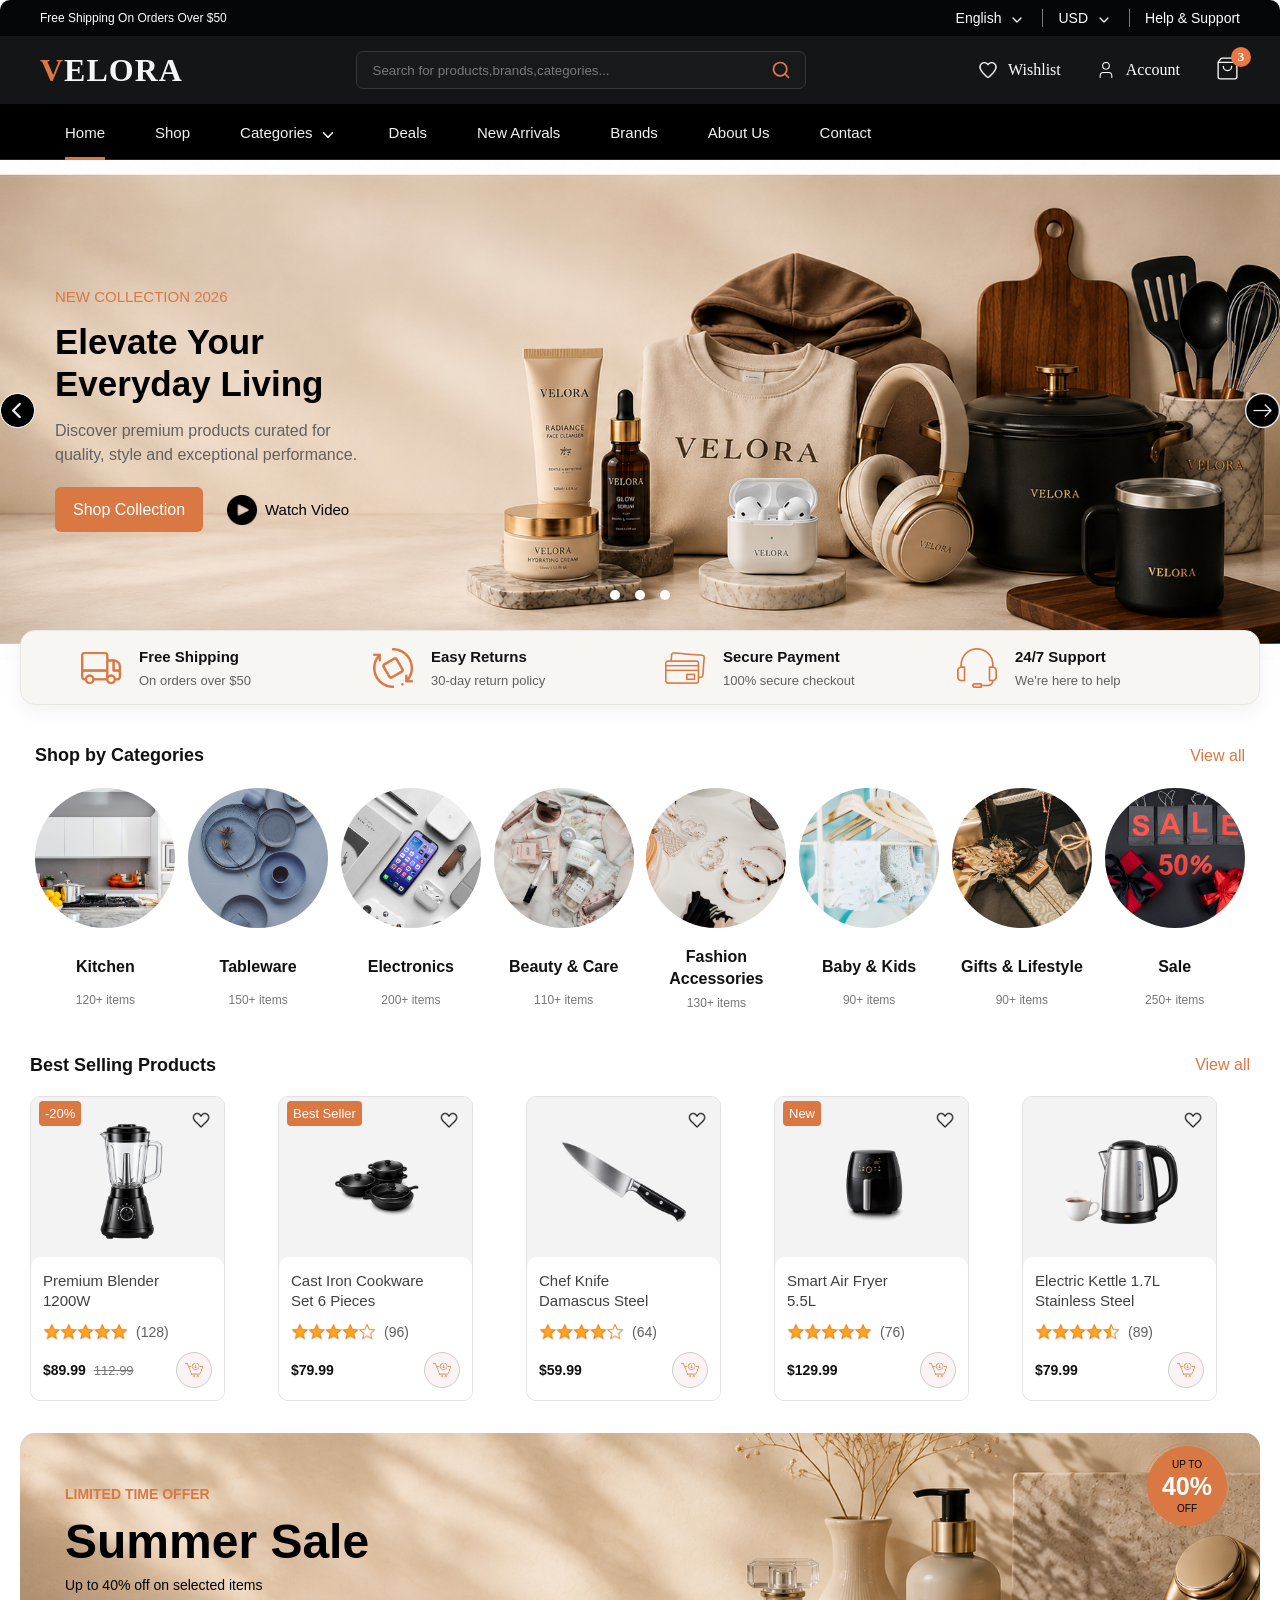
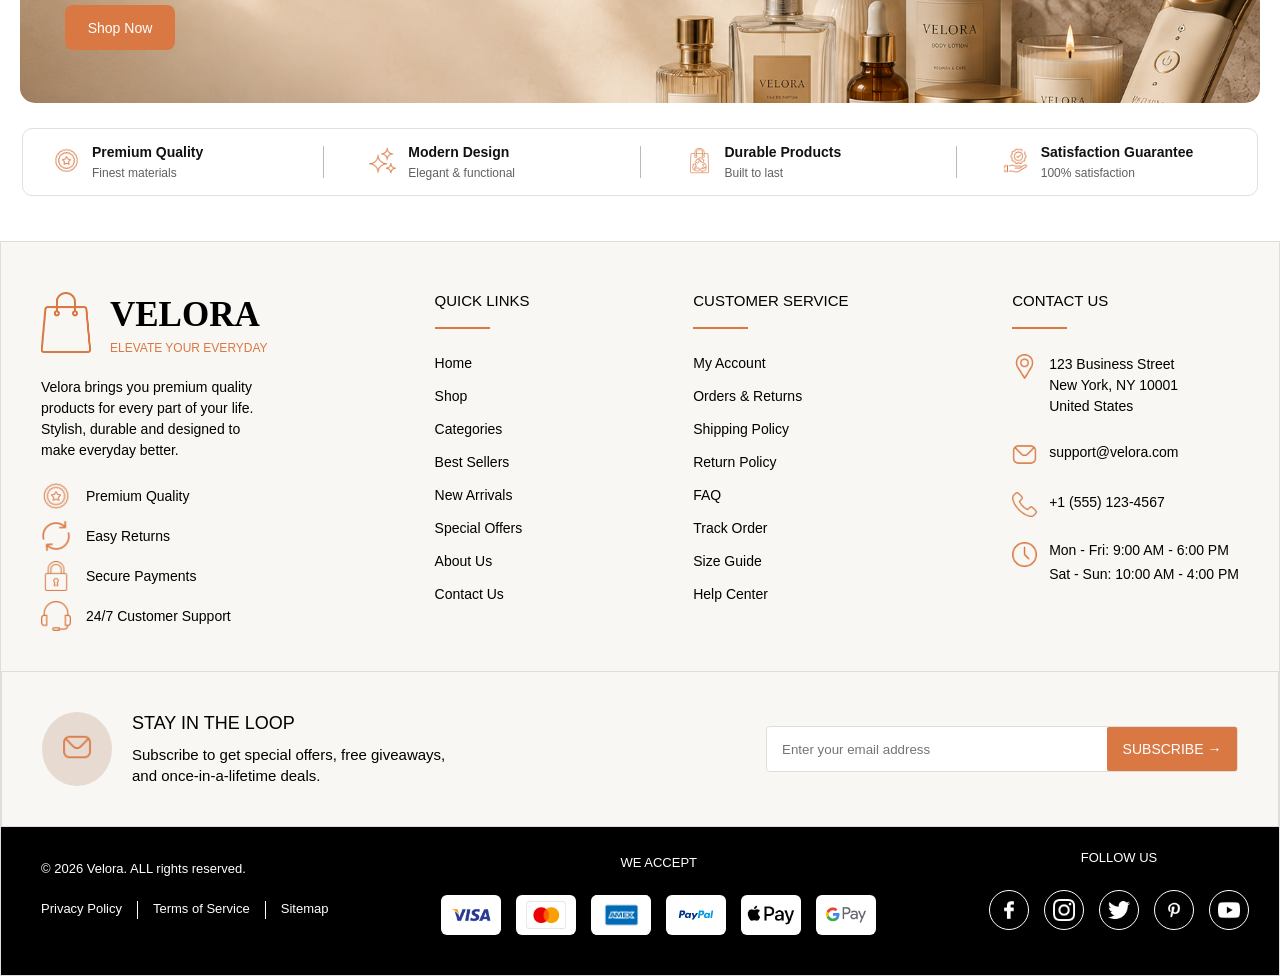
<file: index.html>
<!DOCTYPE html>
<html lang="en">

<head>
  <meta charset="UTF-8">
  <meta name="viewport" content="width=device-width, initial-scale=1.0">
  <meta name="description"
    content="A modern, full-stack e-commerce platform with product discovery, authentication, persistent cart, advanced search and filtering, secure checkout, responsive UI, testing, and cloud deployment.">

  <title>Velora — Full-Stack E-Commerce Platform</title>
  <link rel="stylesheet" href="styles/main.css">
  <link rel="stylesheet" href="styles/components/header.css">
  <link rel="stylesheet" href="styles/components/hero.css">
  <link rel="stylesheet" href="styles/components/benefits.css">
  <link rel="stylesheet" href="styles/components/categories.css">
  <link rel="stylesheet" href="styles/components/best-sellers.css">
  <link rel="stylesheet" href="styles/components/sale.css">
  <link rel="stylesheet" href="styles/components/features-quality.css">

  <link rel="stylesheet" href="styles/components/footer.css">

</head>

<body>

  <!-- =========================================
  ANNOUNCEMENT BAR
========================================== -->
  <div class="announcement-bar">
    <div class="bar-left">
      <p class="shipping-message">
        Free Shipping On Orders Over $50
      </p>
    </div>
    <div class="bar-right">
      <div class="bar-item language-selector">
        <span class="bar-label">
          English
        </span>
        <img src="assets/icons/chevron-down.svg" alt="" class="bar-arrow">
      </div>

      <span class="bar-separator"></span>

      <div class="bar-item currency-selector">
        <span class="bar-label">USD</span>
        <img src="assets/icons/chevron-down.svg" alt="" class="bar-arrow">
      </div>

      <span class="bar-separator"></span>

      <a href="#" class="bar-link">
        Help &amp; Support
      </a>
    </div>
  </div>

  <!-- =========================================
    HEADER
  ========================================== -->

  <header class="site-header">
    <!-- Logo -->
    <div class="header-left">
      <a href="index.html" class="site-logo">
        <span class="logo-accent">V</span>ELORA</a>
    </div>

    <!-- Search -->
    <div class="header-center">
      <form class="search-bar">
        <input type="search" class="search-input" placeholder="Search for products,brands,categories..."
          aria-label="Search products">

        <button type="submit" class="search-button" aria-label="Search">
          <img src="assets/icons/search.svg" alt="" class="search-icon">
        </button>
      </form>
    </div>

    <!-- Actions -->
    <div class="header-right">

      <!-- Wishlist -->
      <a href="#" class="header-action wishlist-action">
        <img src="assets/icons/favorite.png" alt="" class="header-action-icon">
        <span class="header-action-label">
          Wishlist
        </span>
      </a>

      <!-- Account -->
      <a href="login.html" class="header-action account-action">

        <img src="assets/icons/user.svg" alt="" class="header-action-icon">

        <span class="header-action-label">
          Account
        </span>

      </a>

      <!-- Cart -->
      <a href="cart.html" class="header-action cart-action">

        <div class="cart-icon-wrapper">

          <img src="assets/icons/shopping-bag.svg" alt="" class="header-cart-icon">

          <div class="cart-badge">
            <span class="cart-quantity">3</span>
          </div>

        </div>
        <!--
          <span class="header-action-label">
            Cart
          </span>
          -->

      </a>

    </div>

  </header>
  <!-- =========================================
    NAVIGATION
    ========================================== -->
  <nav class="main-navigation" aria-label="Main navigation">
    <ul class="navigation-list">
      <li class="navigation-item">
        <a href="index.html" class="navigation-link active">Home</a>
      </li>
      <li class="navigation-item">
        <a href="shop.html" class="navigation-link">Shop</a>
      </li>
      <li class="navigation-item">
        <a href="categories.html" class="navigation-link navigation-link-dropdown">
          Categories
          <img src="assets/icons/chevron-down.svg" alt="" class="navigation-arrow">
        </a>
      </li>
      <li class="navigation-item">
        <a href="deals.html" class="navigation-link">Deals</a>
      </li>
      <li class="navigation-item">
        <a href="new-arrivals.html" class="navigation-link">New Arrivals</a>
      </li>
      <li class="navigation-item">
        <a href="brands.html" class="navigation-link">Brands</a>
      </li>
      <li class="navigation-item">
        <a href="about.html" class="navigation-link">About Us</a>
      </li>
      <li class="navigation-item">
        <a href="contact.html" class="navigation-link">Contact
        </a>
      </li>
    </ul>
  </nav>

  <main>
    <section id="hero">
      <div class="hero-container">
        <div class="hero-left">
          <button class="hero-arrow hero-arrow-left" aria-label="Previous slide">
            <img src="assets/icons/back.png" alt="" class="hero-arrow-icon">
          </button>

          <div class="hero-content">
            <h2 class="hero-eyebrow">
              NEW COLLECTION 2026
            </h2>
            <h1 class="hero-title">
              Elevate Your Everyday Living
            </h1>
            <p class="hero-description">
              Discover premium products curated for quality,
              style and exceptional performance.
            </p>
            <div class="hero-actions">
              <a href="shop.html" class="hero-primary-button">
                Shop Collection
              </a>
              <button class="hero-video-button" type="button">
                <img src="assets/icons/play-button.png" alt="" class="hero-video-icon">
                <strong class="hero-video-text">
                  Watch Video
                </strong>
              </button>
            </div>
          </div>
        </div>
        <div class="hero-middle">
          <span class="hero-dot active"></span>
          <span class="hero-dot"></span>
          <span class="hero-dot"></span>
        </div>
        <div class="hero-right">
          <button class="hero-arrow hero-arrow-right" aria-label="Next slide">
            <img src="assets/icons/arrow-right.png" alt="" class="hero-arrow-icon">
          </button>
        </div>
      </div>
    </section>

    <section id="benefits">
      <div class="benefits-container">
        <div class="benefit-item">
          <img src="assets/icons/delivery-truck.png" alt="" class="benefit-image">
          <div class="benefit-content">
            <p class="benefit-title">Free Shipping</p>
            <p class="benefit-description">On orders over $50</p>
          </div>
        </div>

        <div class="benefit-item">
          <img src="assets/icons/rotate.png" alt="" class="benefit-image">
          <div class="benefit-content">
            <p class="benefit-title">Easy Returns</p>
            <p class="benefit-description">30-day return policy</p>
          </div>
        </div>

        <div class="benefit-item">
          <img src="assets/icons/credit-card.png" alt="" class="benefit-image">
          <div class="benefit-content">
            <p class="benefit-title">Secure Payment</p>
            <p class="benefit-description">100% secure checkout</p>
          </div>
        </div>

        <div class="benefit-item">
          <img src="assets/icons/headset.png" alt="" class="benefit-image">
          <div class="benefit-content">
            <p class="benefit-title">24/7 Support</p>
            <p class="benefit-description">We're here to help</p>
          </div>
        </div>
      </div>
    </section>

    <section id="categories">
      <div class="categories-container">
        <div class="categories-header">
          <h2 class="categories-title">Shop by Categories</h2>
          <a href="categories.html" class="categories-link">View all</a>
        </div>

        <div class="categories-grid js-categories-grid">
        </div>


      </div>
    </section>

    <section id="best-sellers">
      <div class="best-sellers-container">
        <div class="best-sellers-header">
          <h2 class="best-sellers-title">Best Selling Products</h2>
          <a href="best-sellers.html" class="best-sellers-link">View all</a>
        </div>

        <div class="products-grid js-products-grid">
        </div>
      </div>
    </section>

    <section id="sale">
      <div class="sale-container">
        <div class="sale-content">
          <span class="sale-label">
            LIMITED TIME OFFER
          </span>
          <h2 class="sale-title">Summer Sale</h2>
          <p class="sale-description">Up to 40% off on selected items</p>
          <a href="shop.html" class="sale-button">
            Shop Now
          </a>
        </div>
        <div class="sale-visual">
          <div class="sale-badge">
            <span class="sale-badge-label">UP TO </span>
            <span class="sale-badge-value">40%</span>
            <span class="sale-badge-label">OFF</span>

          </div>
        </div>
      </div>
    </section>

    <section id="features-quality">
      <div class="features-container">
        <div class="feature-card">
          <div class="feature-icon-wrapper">
            <img src="assets/icons/premium-quality.png" alt="" class="feature-icon">
          </div>
          <div class="feature-info">
            <span class="feature-name">Premium Quality</span>
            <span class="feature-description">
              Finest materials
            </span>
          </div>
        </div>

        <span class="feature-separator"></span>

        <div class="feature-card">
          <div class="feature-icon-wrapper">
            <img src="assets/icons/sparkler.png" alt="" class="feature-icon">
          </div>
          <div class="feature-info">
            <span class="feature-name">Modern Design</span>
            <span class="feature-description">
              Elegant & functional
            </span>
          </div>
        </div>

        <span class="feature-separator"></span>

        <div class="feature-card">
          <div class="feature-icon-wrapper">
            <img src="assets/icons/circular.png" alt="" class="feature-icon">
          </div>
          <div class="feature-info">
            <span class="feature-name">Durable Products</span>
            <span class="feature-description">
              Built to last
            </span>
          </div>
        </div>

        <span class="feature-separator"></span>

        <div class="feature-card">
          <div class="feature-icon-wrapper">
            <img src="assets/icons/guarantee.png" alt="" class="feature-icon">
          </div>
          <div class="feature-info">
            <span class="feature-name">Satisfaction Guarantee</span>
            <span class="feature-description">
              100% satisfaction
            </span>
          </div>
        </div>

      </div>
    </section>
  </main>

  <footer id="site-footer">
    <div class="footer-container">
      <div class="footer-main">

        <div class="footer-brand">
          <div class="brand-header">
            <img src="assets/icons/shopping-bag.png" alt="" class="brand-icon">
            <div class="brand-info">
              <a href="index.html" class="brand-logo">VELORA</a>
              <span class="brand-tagline">ELEVATE YOUR EVERYDAY</span>
            </div>
          </div>
          <p class="brand-description">
            Velora brings you premium quality products for every part of your life. Stylish, durable and designed to
            make everyday better.
          </p>
          <div class="footer-benefits">
            <div class="footer-benefit">
              <img src="assets/icons/premium-quality.png" alt="" class="footer-benefit-icon">
              <span class="footer-benefit-name">Premium Quality</span>
            </div>
            <div class="footer-benefit">
              <img src="assets/icons/refresh.png" alt="" class="footer-benefit-icon">
              <span class="footer-benefit-name">Easy Returns</span>
            </div>
            <div class="footer-benefit">
              <img src="assets/icons/unlock.png" alt="" class="footer-benefit-icon">
              <span class="footer-benefit-name">Secure Payments</span>
            </div>
            <div class="footer-benefit">
              <img src="assets/icons/headset.png" alt="" class="footer-benefit-icon">
              <span class="footer-benefit-name">24/7 Customer Support</span>
            </div>
          </div>

        </div>

        <div class="quick-links">
          <h3 class="footer-column-title">QUICK LINKS</h3>
          <ul class="footer-link-list">

            <li class="footer-link-item">
              <a href="index.html" class="footer-link">Home</a>
            </li>

            <li class="footer-link-item">
              <a href="shop.html" class="footer-link">Shop</a>
            </li>

            <li class="footer-link-item">
              <a href="" class="footer-link">Categories</a>
            </li>

            <li class="footer-link-item">
              <a href="" class="footer-link">Best Sellers</a>
            </li>

            <li class="footer-link-item">
              <a href="" class="footer-link">New Arrivals</a>
            </li>

            <li class="footer-link-item">
              <a href="" class="footer-link">Special Offers</a>
            </li>

            <li class="footer-link-item">
              <a href="" class="footer-link">About Us</a>
            </li>

            <li class="footer-link-item">
              <a href="" class="footer-link">Contact Us</a>
            </li>
          </ul>
        </div>

        <div class="customer-links">
          <h3 class="footer-column-title">CUSTOMER SERVICE</h3>
          <ul class="footer-link-list">
            <li class="footer-link-item">
              <a href="" class="footer-link">My Account</a>
            </li>
            <li class="footer-link-item">
              <a href="" class="footer-link">Orders & Returns</a>
            </li>
            <li class="footer-link-item">
              <a href="" class="footer-link">Shipping Policy</a>
            </li>
            <li class="footer-link-item">
              <a href="" class="footer-link">
                Return Policy
              </a>
            </li>
            <li class="footer-link-item">
              <a href="" class="footer-link">FAQ</a>
            </li>
            <li class="footer-link-item">
              <a href="" class="footer-link">Track Order</a>
            </li>
            <li class="footer-link-item">
              <a href="" class="footer-link">Size Guide</a>
            </li>
            <li class="footer-link-item">
              <a href="" class="footer-link">Help Center</a>
            </li>
          </ul>

        </div>

        <div class="footer-contact">

          <h3 class="footer-column-title">CONTACT US</h3>

          <div class="contact-item">
            <img src="assets/icons/placeholder.png" alt="Location" class=" contact-icon">
            <span class="contact-content">123 Business Street New York, NY 10001 United States</span>
          </div>

          <div class="contact-item">
            <img src="assets/icons/mail.png" alt="Email" class="contact-icon">
            <span class="contact-content">support@velora.com</span>
          </div>

          <div class="contact-item">
            <img src="assets/icons/telephone.png" alt="Phone" class="contact-icon">
            <span class="contact-content">+1 (555) 123-4567</span>
          </div>

          <div class="contact-item">
            <img src="assets/icons/clock.png" alt="Business hours" class="contact-icon">
            <div class="contact-hours">
              <span class="weekday-hours">
                Mon - Fri: 9:00 AM - 6:00 PM
              </span>
              <span class="weekend-hours">
                Sat - Sun: 10:00 AM - 4:00 PM
              </span>
            </div>

          </div>
        </div>

      </div>

      <div class="footer-newsletter">
        <div class="newsletter-content">
          <div class="newsletter-icon-wrapper">
            <img src="assets/icons/mail.png" alt="" class="newsletter-icon">
          </div>
          <div class="newsletter-text">
            <h3 class="newsletter-title">
              STAY IN THE LOOP
            </h3>
            <p class="newsletter-description">
              Subscribe to get special offers, free giveaways, and once-in-a-lifetime deals.
            </p>
          </div>
        </div>
        <div class="newsletter-form">
          <form class="email-bar">
            <input type="email" class="email-input" placeholder="Enter your email address" aria-label="email">

            <button type="submit" class="subscribe-button" aria-label="Subscribe">
              SUBSCRIBE →
            </button>
          </form>
        </div>
      </div>

      <div class="footer-bottom">

        <div class="footer-legal">
          <div class="copyright">
            © 2026 Velora. ALL rights reserved.
          </div>
          <div class="footer-legal-links">
            <a href="" class="footer-legal-link">
              Privacy Policy</a>
            <span class="link-separator"></span>
            <a href="" class="footer-legal-link">
              Terms of Service</a>
            <span class="link-separator"></span>
            <a href="" class="footer-legal-link">
              Sitemap
            </a>
          </div>
        </div>

        <div class="footer-payments">
          <h3 class="footer-payment-title">
            WE ACCEPT
          </h3>
          <div class="payment-methods">

            <img src="assets/logo/payment-method-logos/Visa.png" alt="Visa" class="payment-icon">

            <img src="assets/logo/payment-method-logos/Mastercard.png" alt="Mastercard" class="payment-icon">


            <img src="assets/logo/payment-method-logos/American-Express.jpg" alt="American Express"
              class="payment-icon">

            <img src="assets/logo/payment-method-logos/PayPal.svg" alt="PayPal" class="payment-icon">

            <img src="assets/logo/payment-method-logos/Apple-Pay.png" alt="Apple Pay" class="payment-icon">

            <img src="assets/logo/payment-method-logos/Google-Pay.webp" alt="Google Pay" class="payment-icon">
          </div>
        </div>


        <div class="footer-social">
          <h3 class="footer-social-title">
            FOLLOW US
          </h3>
          <div class="social-links">
            <a href="" class="social-link">
              <img src="assets/icons/facebook.png" alt="Facebook" class="social-icon">
            </a>
            <a href="" class="social-link">
              <img src="assets/icons/instagram.png" alt="Instagram" class="social-icon">
            </a>
            <a href="" class="social-link">
              <img src="assets/icons/twitter.png" alt="Twitter" class="social-icon">
            </a>
            <a href="" class="social-link">
              <img src="assets/icons/pinterest.png" alt="Pinterest" class="social-icon">
            </a>
            <a href="" class="social-link">
              <img src="assets/icons/youtube.png" alt="YouTube" class="social-icon">
            </a>
          </div>
        </div>

      </div>

    </div>

  </footer>



  <script type="module" src="scripts/main.js"></script>





</body>

</html>
</file>
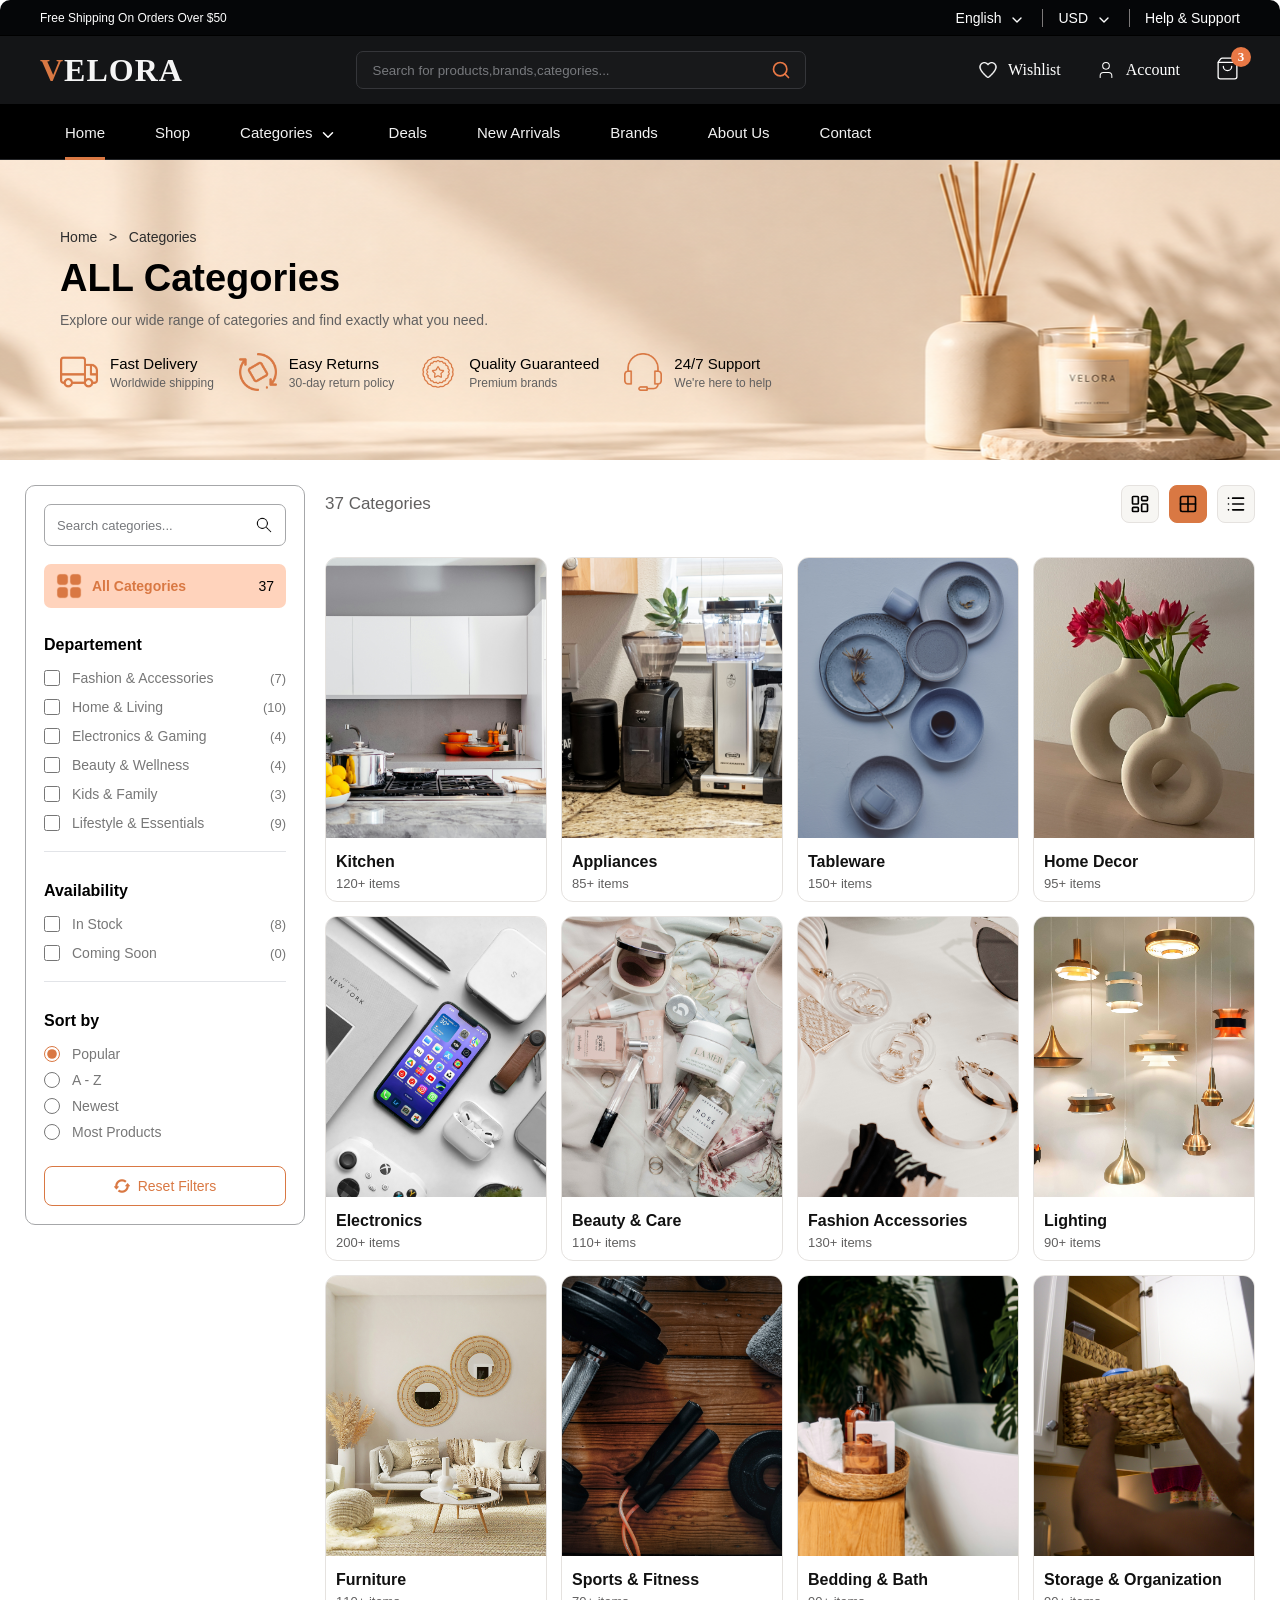
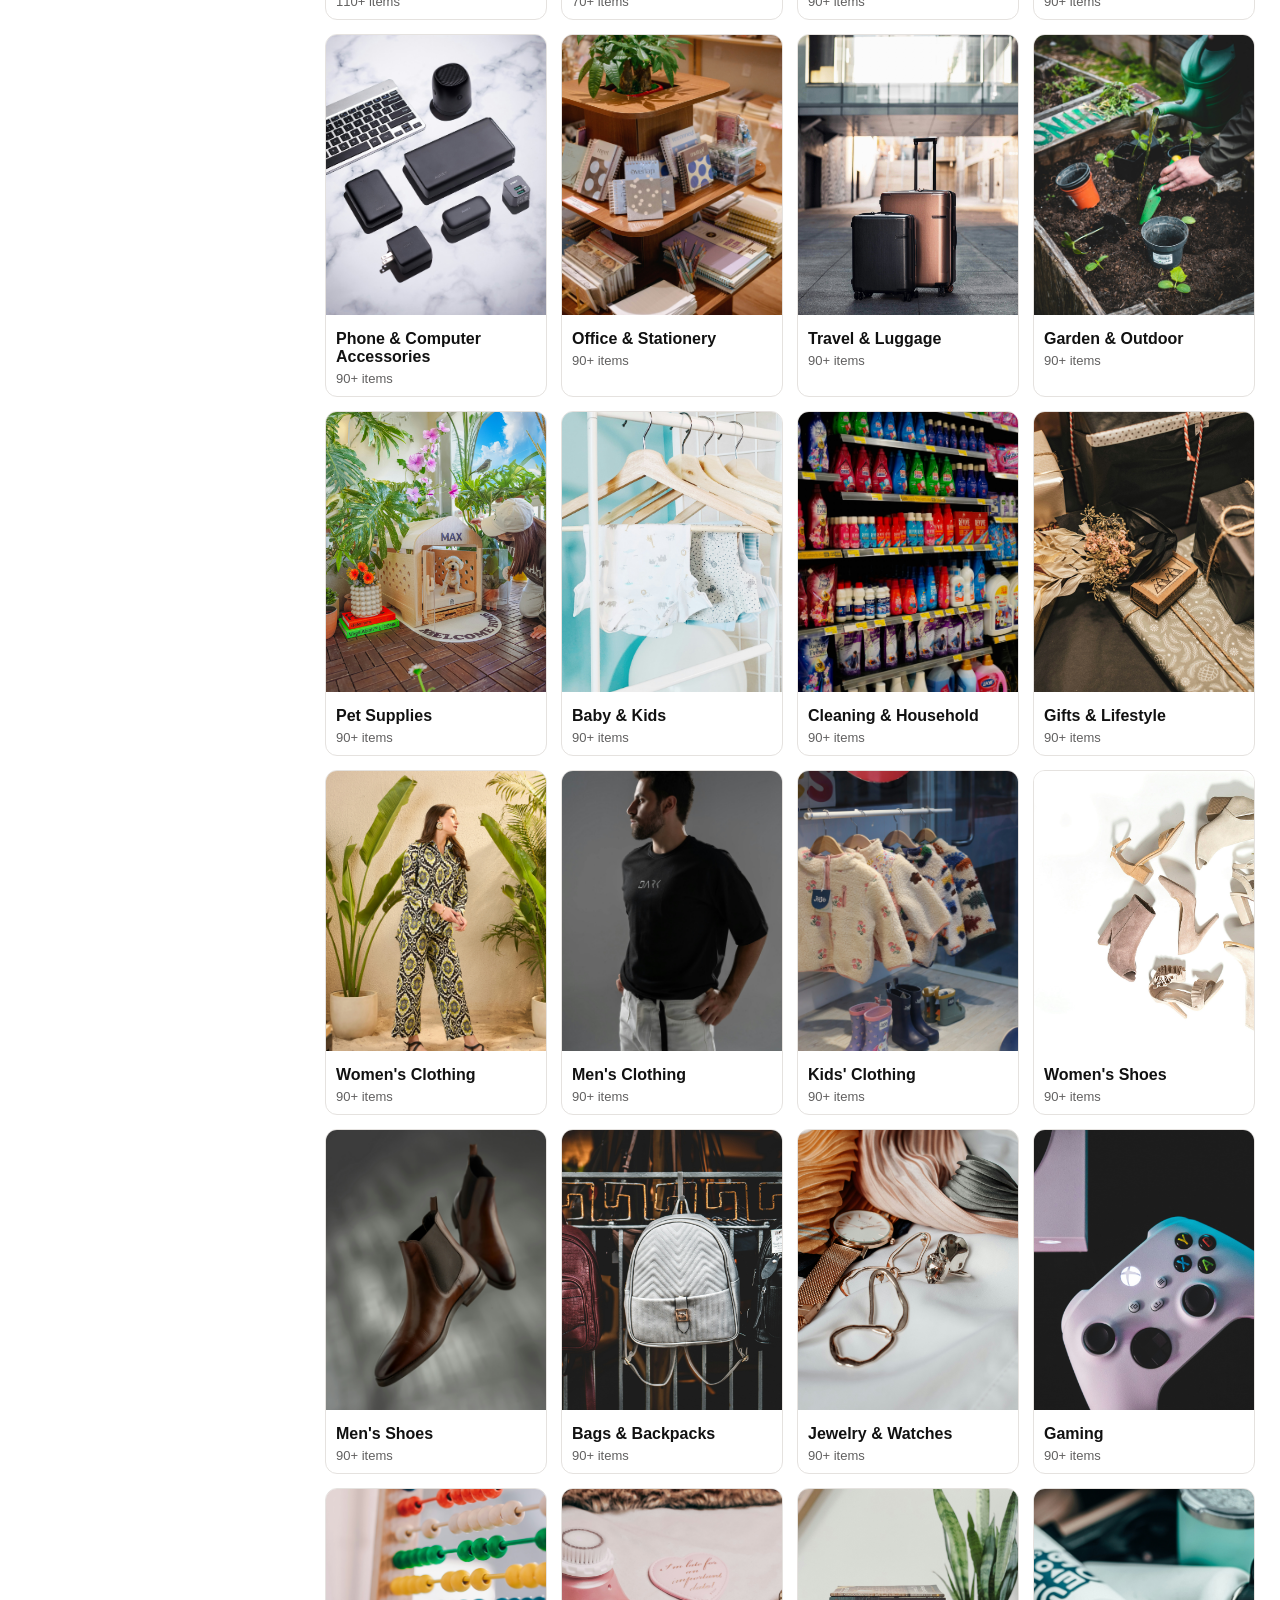
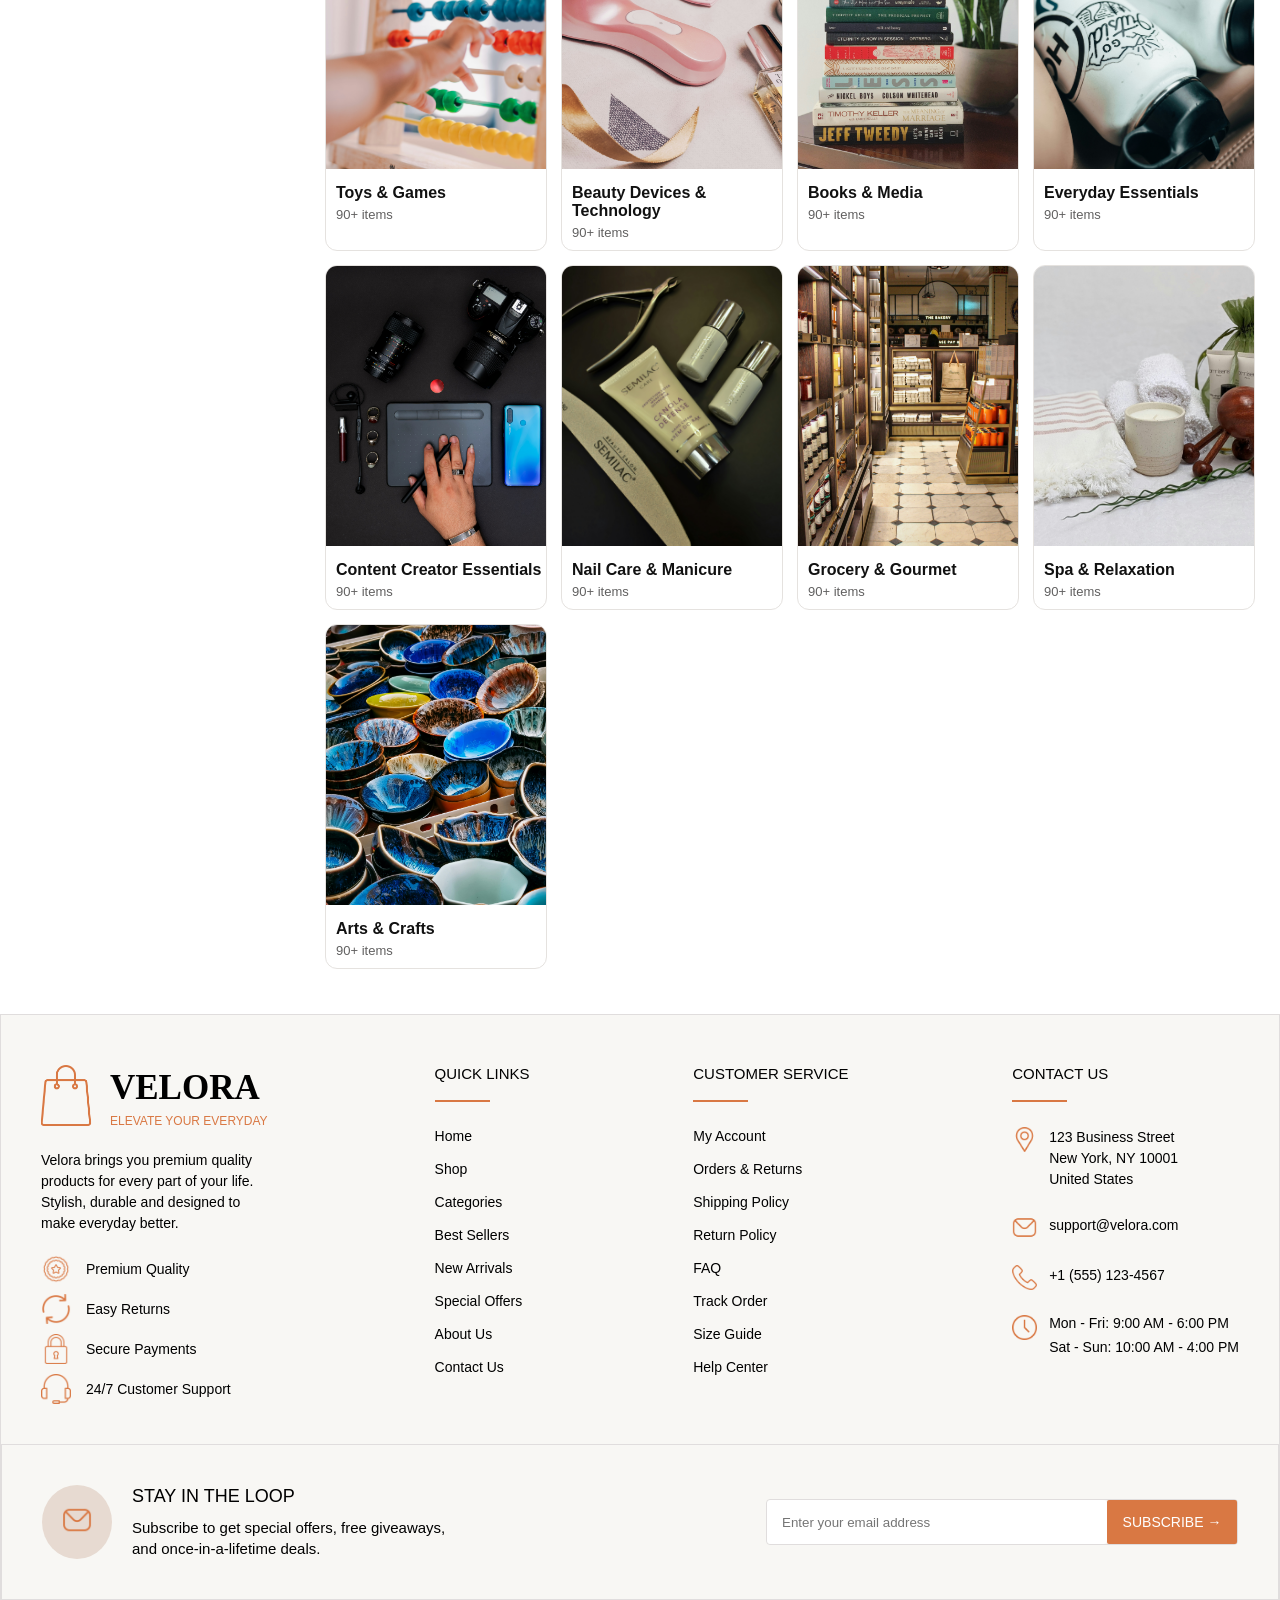
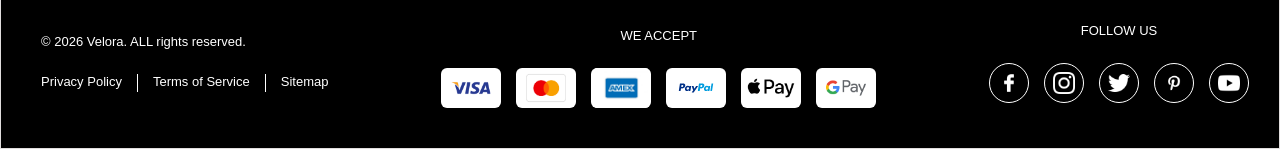
<file: categories.html>
<!DOCTYPE html>
<html lang="en">

<head>
  <meta charset="UTF-8">
  <meta name="viewport" content="width=device-width, initial-scale=1.0">
  <meta name="description"
    content="A modern, full-stack e-commerce platform with product discovery, authentication, persistent cart, advanced search and filtering, secure checkout, responsive UI, testing, and cloud deployment.">

  <title>Velora — Full-Stack E-Commerce Platform</title>
  <link rel="stylesheet" href="styles/main.css">
  <link rel="stylesheet" href="styles/components/header.css">
  <link rel="stylesheet" href="styles/pages/categories-page/hero.css">
  <link rel="stylesheet" href="styles/pages/categories-page/categories-page.css">

  <link rel="stylesheet" href="styles/components/footer.css">

</head>

<body>

  <!-- =========================================
  ANNOUNCEMENT BAR
========================================== -->
  <div class="announcement-bar">
    <div class="bar-left">
      <p class="shipping-message">
        Free Shipping On Orders Over $50
      </p>
    </div>
    <div class="bar-right">
      <div class="bar-item language-selector">
        <span class="bar-label">
          English
        </span>
        <img src="assets/icons/chevron-down.svg" alt="" class="bar-arrow">
      </div>

      <span class="bar-separator"></span>

      <div class="bar-item currency-selector">
        <span class="bar-label">USD</span>
        <img src="assets/icons/chevron-down.svg" alt="" class="bar-arrow">
      </div>

      <span class="bar-separator"></span>

      <a href="#" class="bar-link">
        Help &amp; Support
      </a>
    </div>
  </div>

  <!-- =========================================
    HEADER
  ========================================== -->

  <header class="site-header">
    <!-- Logo -->
    <div class="header-left">
      <a href="index.html" class="site-logo">
        <span class="logo-accent">V</span>ELORA</a>
    </div>

    <!-- Search -->
    <div class="header-center">
      <form class="search-bar">
        <input type="search" class="search-input" placeholder="Search for products,brands,categories..."
          aria-label="Search products">

        <button type="submit" class="search-button" aria-label="Search">
          <img src="assets/icons/search.svg" alt="" class="search-icon">
        </button>
      </form>
    </div>

    <!-- Actions -->
    <div class="header-right">

      <!-- Wishlist -->
      <a href="#" class="header-action wishlist-action">
        <img src="assets/icons/favorite.png" alt="" class="header-action-icon">
        <span class="header-action-label">
          Wishlist
        </span>
      </a>

      <!-- Account -->
      <a href="login.html" class="header-action account-action">

        <img src="assets/icons/user.svg" alt="" class="header-action-icon">

        <span class="header-action-label">
          Account
        </span>

      </a>

      <!-- Cart -->
      <a href="cart.html" class="header-action cart-action">

        <div class="cart-icon-wrapper">

          <img src="assets/icons/shopping-bag.svg" alt="" class="header-cart-icon">

          <div class="cart-badge">
            <span class="cart-quantity">3</span>
          </div>

        </div>
        <!--
          <span class="header-action-label">
            Cart
          </span>
          -->

      </a>

    </div>

  </header>
  <!-- =========================================
    NAVIGATION
    ========================================== -->
  <nav class="main-navigation" aria-label="Main navigation">
    <ul class="navigation-list">
      <li class="navigation-item">
        <a href="index.html" class="navigation-link active">Home</a>
      </li>
      <li class="navigation-item">
        <a href="shop.html" class="navigation-link">Shop</a>
      </li>
      <li class="navigation-item">
        <a href="categories.html" class="navigation-link navigation-link-dropdown">
          Categories
          <img src="assets/icons/chevron-down.svg" alt="" class="navigation-arrow">
        </a>
      </li>
      <li class="navigation-item">
        <a href="deals.html" class="navigation-link">Deals</a>
      </li>
      <li class="navigation-item">
        <a href="new-arrivals.html" class="navigation-link">New Arrivals</a>
      </li>
      <li class="navigation-item">
        <a href="brands.html" class="navigation-link">Brands</a>
      </li>
      <li class="navigation-item">
        <a href="about.html" class="navigation-link">About Us</a>
      </li>
      <li class="navigation-item">
        <a href="contact.html" class="navigation-link">Contact
        </a>
      </li>
    </ul>
  </nav>

  <main>
    <section id="hero">
      <div class="hero-container">
        <div class="hero-content">
          <h2 class="hero-breadcrumb">Home&nbsp;&nbsp;&nbsp;>&nbsp;&nbsp;&nbsp;Categories</h2>
          <h1 class="hero-title">ALL Categories</h1>
          <p class="hero-description">Explore our wide range of categories and find exactly what you need.</p>
        </div>
        <div class="hero-highlights">

          <div class="hero-highlight">
            <img src="assets/icons/delivery-truck.png" class="hero-highlight-icon" alt="">
            <div class="hero-highlight-content">
              <span class="hero-highlight-title">Fast Delivery</span>
              <span class="hero-highlight-text">Worldwide shipping</span>
            </div>
          </div>

          <div class="hero-highlight">
            <img src="assets/icons/rotate.png" class="hero-highlight-icon" alt="">
            <div class="hero-highlight-content">
              <span class="hero-highlight-title">Easy Returns</span>
              <span class="hero-highlight-text">30-day return policy</span>
            </div>
          </div>

          <div class="hero-highlight">
            <img src="assets/icons/premium-quality.png" class="hero-highlight-icon" alt="">
            <div class="hero-highlight-content">
              <span class="hero-highlight-title">Quality Guaranteed</span>
              <span class="hero-highlight-text">Premium brands</span>
            </div>
          </div>

          <div class="hero-highlight">
            <img src="assets/icons/headset.png" class="hero-highlight-icon" alt="">
            <div class="hero-highlight-content">
              <span class="hero-highlight-title">
                24/7 Support
              </span>
              <span class="hero-highlight-text">
                We're here to help
              </span>
            </div>
          </div>
        </div>

      </div>
    </section>

    <section id="categories">
      <div class="categories-container">

        <!-- Categories Sidebar -->
        <aside class="categories-sidebar">
          <!-- Search and Department Filters -->
          <div class="sidebar-filter-group">
            <div class="sidebar-search2">
              <form class="search-bar2">
                <input type="search" class="search-input2" placeholder="Search categories..."
                  aria-label="Search categories">

                <button type="submit" class="search-button2" aria-label="Search">
                  <img src="assets/icons/search.png" alt="" class="search-icon2">
                </button>
              </form>
            </div>

            <!-- All Categories -->
            <div class="all-categories-header">
              <div class="all-categories-description">
                <img src="assets/icons/layout-grid.png" alt="" class="all-categories-icon">
                <span class="all-categories-title">
                  All Categories
                </span>
              </div>
              <span class="all-categories-count js-all-categories-count">
                0
              </span>

            </div>

            <!-- Department Filter -->
            <div class="department-filter">
              <p class="filter-title">Departement</p>
              <div class="filter-options js-filter-options">
              </div>

            </div>
          </div>
          <!-- Availability Filter -->
          <div class="availability-filter">
            <h3 class="filter-title">Availability</h3>
            <div class="filter-options">

              <label class="filter-option">
                <div class="filter-option-content">
                  <input type="checkbox" name="availability" value="in-stock" class="filter-checkbox">
                  <span class="filter-option-label">In Stock</span>
                </div>
                <span class="filter-option-count">(8)</span>
              </label>

              <label class="filter-option">
                <div class="filter-option-content">
                  <input type="checkbox" name="availability" value="coming soon" class="filter-checkbox">
                  <span class="filter-option-label">
                    Coming Soon
                  </span>
                </div>
                <span class="filter-option-count">(0)</span>
              </label>
            </div>
          </div>

          <!-- Sorting Filter -->
          <div class="sorting-filter">
            <h3 class="filter-title">Sort by</h3>
            <div class="sort-options">

              <label class="sort-option">
                <input type="radio" name="sort" value="popular" class="sort-radio" checked>
                <span class="sort-option-label">
                  Popular
                </span>
              </label>

              <label class="sort-option">
                <input type="radio" name="sort" value="newest" class="sort-radio">
                <span class="sort-option-label">A - Z</span>
              </label>

              <label class="sort-option">
                <input type="radio" name="sort" value="price-low" class="sort-radio">
                <span class="sort-option-label">
                  Newest
                </span>
              </label>

              <label class="sort-option">
                <input type="radio" name="sort" value="price-high" class="sort-radio">
                <span class="sort-option-label">
                  Most Products
                </span>
              </label>
            </div>

            <!-- Reset Filters -->
            <button type="button" class="reset-filters-button">
              <img src="assets/icons/refresh-2.png" alt="" class="reset-filters-icon">
              <span class="reset-filters-text">
                Reset Filters
              </span>

            </button>

          </div>
        </aside>

        <!-- Categories Main Content -->
        <div class="categories-content-wrapper">
          <div class="categories-toolbar">
            <p class="categories-results-count js-categories-results-count">0 Categories</p>
            <div class="categories-view-switcher">
              <button type="button" class="categories-view-button view-compact" data-view="compact"
                aria-label="Compact view" aria-pressed="false">
                <img src="assets/icons/layout-dashboard.svg" alt="" class="categories-view-icon">
              </button>
              <button type="button" class="categories-view-button view-grid is-active" data-view="grid"
                aria-label="Grid view" aria-pressed="true">
                <img src="assets/icons/grid.svg" alt="" class="categories-view-icon">
              </button>
              <button type="button" class="categories-view-button view-list" data-view="list" aria-label="List view"
                aria-pressed="false">
                <img src="assets/icons/list.svg" alt="" class="categories-view-icon">
              </button>
            </div>
          </div>
          <main class="categories-main-content  js-categories-main-grid">
          </main>
        </div>

      </div>


    </section>
  </main>

  <footer id="site-footer">
    <div class="footer-container">
      <div class="footer-main">

        <div class="footer-brand">
          <div class="brand-header">
            <img src="assets/icons/shopping-bag.png" alt="" class="brand-icon">
            <div class="brand-info">
              <a href="index.html" class="brand-logo">VELORA</a>
              <span class="brand-tagline">ELEVATE YOUR EVERYDAY</span>
            </div>
          </div>
          <p class="brand-description">
            Velora brings you premium quality products for every part of your life. Stylish, durable and designed to
            make everyday better.
          </p>
          <div class="footer-benefits">
            <div class="footer-benefit">
              <img src="assets/icons/premium-quality.png" alt="" class="footer-benefit-icon">
              <span class="footer-benefit-name">Premium Quality</span>
            </div>
            <div class="footer-benefit">
              <img src="assets/icons/refresh.png" alt="" class="footer-benefit-icon">
              <span class="footer-benefit-name">Easy Returns</span>
            </div>
            <div class="footer-benefit">
              <img src="assets/icons/unlock.png" alt="" class="footer-benefit-icon">
              <span class="footer-benefit-name">Secure Payments</span>
            </div>
            <div class="footer-benefit">
              <img src="assets/icons/headset.png" alt="" class="footer-benefit-icon">
              <span class="footer-benefit-name">24/7 Customer Support</span>
            </div>
          </div>

        </div>

        <div class="quick-links">
          <h3 class="footer-column-title">QUICK LINKS</h3>
          <ul class="footer-link-list">

            <li class="footer-link-item">
              <a href="index.html" class="footer-link">Home</a>
            </li>

            <li class="footer-link-item">
              <a href="shop.html" class="footer-link">Shop</a>
            </li>

            <li class="footer-link-item">
              <a href="" class="footer-link">Categories</a>
            </li>

            <li class="footer-link-item">
              <a href="" class="footer-link">Best Sellers</a>
            </li>

            <li class="footer-link-item">
              <a href="" class="footer-link">New Arrivals</a>
            </li>

            <li class="footer-link-item">
              <a href="" class="footer-link">Special Offers</a>
            </li>

            <li class="footer-link-item">
              <a href="" class="footer-link">About Us</a>
            </li>

            <li class="footer-link-item">
              <a href="" class="footer-link">Contact Us</a>
            </li>
          </ul>
        </div>

        <div class="customer-links">
          <h3 class="footer-column-title">CUSTOMER SERVICE</h3>
          <ul class="footer-link-list">
            <li class="footer-link-item">
              <a href="" class="footer-link">My Account</a>
            </li>
            <li class="footer-link-item">
              <a href="" class="footer-link">Orders & Returns</a>
            </li>
            <li class="footer-link-item">
              <a href="" class="footer-link">Shipping Policy</a>
            </li>
            <li class="footer-link-item">
              <a href="" class="footer-link">
                Return Policy
              </a>
            </li>
            <li class="footer-link-item">
              <a href="" class="footer-link">FAQ</a>
            </li>
            <li class="footer-link-item">
              <a href="" class="footer-link">Track Order</a>
            </li>
            <li class="footer-link-item">
              <a href="" class="footer-link">Size Guide</a>
            </li>
            <li class="footer-link-item">
              <a href="" class="footer-link">Help Center</a>
            </li>
          </ul>

        </div>

        <div class="footer-contact">

          <h3 class="footer-column-title">CONTACT US</h3>

          <div class="contact-item">
            <img src="assets/icons/placeholder.png" alt="Location" class=" contact-icon">
            <span class="contact-content">123 Business Street New York, NY 10001 United States</span>
          </div>

          <div class="contact-item">
            <img src="assets/icons/mail.png" alt="Email" class="contact-icon">
            <span class="contact-content">support@velora.com</span>
          </div>

          <div class="contact-item">
            <img src="assets/icons/telephone.png" alt="Phone" class="contact-icon">
            <span class="contact-content">+1 (555) 123-4567</span>
          </div>

          <div class="contact-item">
            <img src="assets/icons/clock.png" alt="Business hours" class="contact-icon">
            <div class="contact-hours">
              <span class="weekday-hours">
                Mon - Fri: 9:00 AM - 6:00 PM
              </span>
              <span class="weekend-hours">
                Sat - Sun: 10:00 AM - 4:00 PM
              </span>
            </div>

          </div>
        </div>

      </div>

      <div class="footer-newsletter">
        <div class="newsletter-content">
          <div class="newsletter-icon-wrapper">
            <img src="assets/icons/mail.png" alt="" class="newsletter-icon">
          </div>
          <div class="newsletter-text">
            <h3 class="newsletter-title">
              STAY IN THE LOOP
            </h3>
            <p class="newsletter-description">
              Subscribe to get special offers, free giveaways, and once-in-a-lifetime deals.
            </p>
          </div>
        </div>
        <div class="newsletter-form">
          <form class="email-bar">
            <input type="email" class="email-input" placeholder="Enter your email address" aria-label="email">

            <button type="submit" class="subscribe-button" aria-label="Subscribe">
              SUBSCRIBE →
            </button>
          </form>
        </div>
      </div>

      <div class="footer-bottom">

        <div class="footer-legal">
          <div class="copyright">
            © 2026 Velora. ALL rights reserved.
          </div>
          <div class="footer-legal-links">
            <a href="" class="footer-legal-link">
              Privacy Policy</a>
            <span class="link-separator"></span>
            <a href="" class="footer-legal-link">
              Terms of Service</a>
            <span class="link-separator"></span>
            <a href="" class="footer-legal-link">
              Sitemap
            </a>
          </div>
        </div>

        <div class="footer-payments">
          <h3 class="footer-payment-title">
            WE ACCEPT
          </h3>
          <div class="payment-methods">

            <img src="assets/logo/payment-method-logos/Visa.png" alt="Visa" class="payment-icon">

            <img src="assets/logo/payment-method-logos/Mastercard.png" alt="Mastercard" class="payment-icon">


            <img src="assets/logo/payment-method-logos/American-Express.jpg" alt="American Express"
              class="payment-icon">

            <img src="assets/logo/payment-method-logos/PayPal.svg" alt="PayPal" class="payment-icon">

            <img src="assets/logo/payment-method-logos/Apple-Pay.png" alt="Apple Pay" class="payment-icon">

            <img src="assets/logo/payment-method-logos/Google-Pay.webp" alt="Google Pay" class="payment-icon">
          </div>
        </div>


        <div class="footer-social">
          <h3 class="footer-social-title">
            FOLLOW US
          </h3>
          <div class="social-links">
            <a href="" class="social-link">
              <img src="assets/icons/facebook.png" alt="Facebook" class="social-icon">
            </a>
            <a href="" class="social-link">
              <img src="assets/icons/instagram.png" alt="Instagram" class="social-icon">
            </a>
            <a href="" class="social-link">
              <img src="assets/icons/twitter.png" alt="Twitter" class="social-icon">
            </a>
            <a href="" class="social-link">
              <img src="assets/icons/pinterest.png" alt="Pinterest" class="social-icon">
            </a>
            <a href="" class="social-link">
              <img src="assets/icons/youtube.png" alt="YouTube" class="social-icon">
            </a>
          </div>
        </div>

      </div>

    </div>

  </footer>


  <script type="module" src="scripts/categories-page.js"></script>

</body>

</html>
</file>
<file: styles/main.css>
/* Supprime les marges et paddings par défaut */
*,
*::before,
*::after {
  box-sizing: border-box;
}

/* Empêche le défilement horizontal */

html,
body {
  overflow-x: hidden;
  min-height: 100%;
  margin: 0;
}

body {
  min-height: 100vh;
  display: flex;
  flex-direction: column;
}

main {
  flex: 1;
}

footer {
  margin-top: auto;
}
</file>
<file: styles/components/header.css>
/* =========================================================
   ANNOUNCEMENT BAR
   ========================================================= */
.announcement-bar {
  position: fixed;
  top: 0;
  left: 0;
  right: 0;
  width: 100%;
  height: 35px;
  background-color: #050608;
  display: flex;
  align-items: center;
  justify-content: space-between;
  padding: 0 40px;
  box-sizing: border-box;
  border-top-left-radius: 10px;
  border-top-right-radius: 10px;
  z-index: 11;
}

/* -------------------------
   Left side
   ------------------------- */
.bar-left {
  padding-left: 0px;
}

.shipping-message {
  font-size: 12px;
  font-family: "Inter",
    sans-serif;
  font-weight: 100;
  color: white;
}


/* -------------------------
   Right side
   ------------------------- */

.bar-right {
  display: flex;
  align-items: center;
  gap: 15px;
}

/* -------------------------
   Language / Currency items
   ------------------------- */

.bar-item {
  display: flex;
  align-items: center;
  justify-content: center;
  gap: 6px;
  cursor: pointer;
}

.bar-label {
  font-size: 14px;
  font-family: "Inter",
    sans-serif;
  font-weight: 100;
  color: white;
}

/* -------------------------
   Dropdown arrow
   ------------------------- */

.bar-arrow {
  height: 20px;
  width: 20px;
  padding-top: 4px;
}

/* -------------------------
   Separators
   ------------------------- */

.bar-separator {
  height: 18px;
  width: 1px;
  background-color: rgb(124, 121, 121);
}

/* -------------------------
   Help & Support
   ------------------------- */

.bar-link {
  font-size: 14px;
  font-family: "Inter",
    sans-serif;
  font-weight: 100;
  color: white;
  text-decoration: none;
  cursor: pointer;
}

/* =========================================================
   MAIN HEADER
   ========================================================= */

.site-header {

  position: fixed;
  top: 35px;
  left: 0;
  right: 0;
  width: 100%;
  display: flex;
  align-items: center;
  justify-content: space-between;
  background-color: #141517;
  height: 70px;
  padding: 0 40px;
  box-sizing: border-box;
  border-top: 1px solid black;
  border-bottom: 1px solid black;
  z-index: 11;
}


/* -------------------------
   Logo container
   ------------------------- */

.header-left {
  padding-left: 0px;
}

/* -------------------------
   Velora logo
   ------------------------- */

.site-logo {
  font-family: "Playfair Display", Georgia, serif;
  font-size: 32px;
  font-weight: 600;
  color: #F5F5F5;
  text-decoration: none;
  letter-spacing: 1px;
  cursor: pointer;
}

/* Accent color used for V */
.logo-accent {
  color: #D97843;
}


/* =========================================================
   SEARCH BAR
   ========================================================= */
.header-center {
  /* Search bar container */
}

.search-bar {
  display: flex;
  align-items: center;
  width: 450px;
  height: 38px;
  background-color: #18191B;
  border: 1px solid #35363A;
  border-radius: 7px;
  overflow: hidden;
}

/* -------------------------
   Search input
   ------------------------- */

.search-input {
  flex: 1;
  border: none;
  outline: none;
  padding: 0px 16px;
  color: #F5F5F5;
  background: transparent;
}

.search-input::placeholder {
  color: #77797D;
}

/* -------------------------
   Search button
   ------------------------- */

.search-button {
  width: 48px;
  height: 30px;
  display: flex;
  align-items: center;
  justify-content: center;
  border: none;
  background: transparent;
  cursor: pointer;
}

/* -------------------------
   Search icon
   ------------------------- */

.search-icon {
  width: 20px;
  height: 20px;

}

/* =========================================================
   HEADER ACTIONS
   ========================================================= */
.header-right {
  display: flex;
  align-items: center;
  gap: 35px;
  padding-right: 0px;

}

/* -------------------------
   Individual action
   ------------------------- */
.header-action {
  display: flex;
  gap: 10px;
  align-items: center;
  justify-content: center;
  text-decoration: none;
  position: relative;
  cursor: pointer;
}

/* -------------------------
   Action icons
   ------------------------- */
.header-action-icon {
  height: 20px;
  width: 20px;
}

.header-cart-icon {
  height: 25px;
  width: 25px;
}

/* -------------------------
   Cart badge
   ------------------------- */

.cart-badge {
  display: flex;
  align-items: center;
  justify-content: center;
  min-width: 20px;
  height: 20px;
  position: absolute;
  bottom: 18px;
  left: 16px;
  background-color: #E97845;
  border: none;
  border-radius: 50%;
}

/* -------------------------
   Cart quantity
   ------------------------- */
.cart-quantity {
  color: #FFFFFF;
  font-size: 13px;
  font-weight: 700;
}

/* -------------------------
   Action labels
   ------------------------- */
.header-action-label {
  color: white;
}

/* =========================================================
   MAIN NAVIGATION
   ========================================================= */

.main-navigation {
  position: fixed;
  top: 105px;
  left: 0;
  right: 0;
  width: 100%;
  background-color: #000000;
  height: 55px;
  border-bottom: 1px solid #252629;
  z-index: 11;
}

/* -------------------------
   Navigation list
   ------------------------- */
.navigation-list {
  display: flex;
  margin: 0;
  padding: 0 65px;
  gap: 50px;
  align-items: center;
  list-style: none;

}

.navigation-item {
  display: flex;
  align-items: center;
  justify-content: center;
  cursor: pointer;
}

.navigation-link {
  font-family: "Inter",
    sans-serif;
  font-size: 15px;
  font-weight: 500;
  position: relative;
  display: flex;
  align-items: center;
  gap: 4px;
  height: 55px;
  color: #F2F2F2;
  text-decoration: none;
  transition: color 0.25s ease;
}

/* -------------------------
   Navigation hover
   ------------------------- */

.navigation-link:hover {
  color: #D97843;
}

/* -------------------------
   Active navigation link
   ------------------------- */

.navigation-link.active::after {
  content: "";
  position: absolute;
  bottom: 0;
  left: 0;
  width: 100%;
  height: 3px;
  background-color: #D97843;
}

/* -------------------------
   Navigation dropdown arrow
   ------------------------- */
.navigation-arrow {
  padding-top: 4px;
  height: 22px;
  width: 22px;
}
</file>
<file: styles/components/hero.css>
/* =========================================================
   HERO SECTION
   ========================================================= */

#hero {
  margin-top: 160px;
  width: 100%;
  height: 500px;
  background-image: url("../../assets/logo/background/background-img.png");
  background-size: cover;
  background-position: center center;
  background-repeat: no-repeat;
  position: relative;
  z-index: 10;
}


/* =========================================================
   HERO CONTAINER
   ========================================================= */

.hero-container {
  height: 100%;
  width: 100%;
  display: flex;
  align-items: center;
  justify-content: space-between;
  position: relative;

}


/* =========================================================
   HERO LEFT
   ========================================================= */

.hero-left {
  display: flex;
  align-items: center;
  gap: 10px;
}

/* =========================================================
   HERO ARROW
   ========================================================= */

.hero-arrow {
  display: flex;
  align-items: center;
  justify-content: center;
  border: none;
  border-radius: 50%;
  height: 35px;
  width: 35px;
  padding: 0;
  cursor: pointer;
}

.hero-arrow-icon {
  height: 35px;
  width: 35px;
  display: block;
}

/* =========================================================
   HERO CONTENT
   ========================================================= */

.hero-content {
  padding-left: 10px;
  display: flex;
  flex-direction: column;
  max-width: 320px;

}

.hero-eyebrow {
  color: #D97843;
  margin: 0 0 6px;
  font-family: "Inter", sans-serif;
  font-size: 15px;
  font-weight: 500;
  width: 100%;
}

.hero-title {
  width: 100%;
  margin: 10px 0;
  color: black;
  font-family: "Inter", sans-serif;
  font-size: 35px;
  font-weight: 700;
  line-height: 1.2;
}

.hero-description {
  margin: 4px 0 0;
  color: #616060;
  font-family: "Inter", sans-serif;
  font-size: 16px;
  line-height: 1.5;
  width: 100%;
}

/* =========================================================
   HERO ACTIONS
   ========================================================= */

.hero-actions {
  margin-top: 20px;
  display: flex;
  gap: 20px;
}

.hero-primary-button {
  display: inline-flex;
  align-items: center;
  justify-content: center;

  padding: 12px 18px;

  color: white;

  background-color: #D97843;

  border-radius: 6px;

  font-family: "Inter", sans-serif;
  font-size: 16px;
  font-weight: 500;

  text-decoration: none;
  cursor: pointer;
  transition:
    background-color 0.3s ease,
    transform 0.3s ease;
}

.hero-primary-button:hover {
  background-color: #de5f20;
  transform: translateY(-2px);
}

.hero-video-button {
  width: 130px;
  height: 45px;
  display: flex;
  align-items: center;
  justify-content: center;

  gap: 8px;

  padding: 0;

  border: none;
  border-radius: 6px;
  background-color: transparent;

  cursor: pointer;
  transition: transform 0.3s ease;
}

.hero-video-button:hover {
  transform: scale(1.05);
}

.hero-video-icon {
  width: 30px;
  height: 30px;

  display: block;
}

.hero-video-text {
  color: black;

  font-family: "Inter", sans-serif;
  font-size: 15px;
  font-weight: 500;
}


/* =========================================================
   HERO SLIDER DOTS
   ========================================================= */

.hero-middle {
  display: flex;
  align-items: center;
  justify-content: center;

  gap: 15px;

  position: absolute;
  bottom: 60px;
  left: 50%;

  transform: translateX(-50%);
  cursor: pointer;
}

.hero-dot {
  width: 10px;
  height: 10px;

  background-color: white;

  border-radius: 50%;
}
</file>
<file: styles/components/benefits.css>
/* =========================================================
   BENEFITS SECTION
   ========================================================= */

#benefits {
  width: 100%;
  position: relative;
  /*
    Allows the Benefits card to appear
    above the Hero section.
  */
  z-index: 10;
}

/* =========================================================
   BENEFITS CONTAINER
   ========================================================= */
.benefits-container {
  /*
    Uses a flexible width instead of a fixed
    1400px width to prevent horizontal overflow.
  */
  width: calc(100% - 40px);

  /* Limits the width on large screens so the card does not become too wide. */
  max-width: 1400px;

  /*Defines the minimum height of the card. */
  min-height: 75px;

  /* Positions the card above the Hero section. */
  position: absolute;
  top: -30px;
  left: 50%;

  /* Centers the card horizontally. */
  transform: translateX(-50%);

  /* Internal spacing of the card. */
  padding: 10px 60px;

  /*Card background color. */
  background-color: #F7F6F3;

  /*
 Subtle border around the card. */
  border: 1px solid #E8E6E2;

  /*Rounded corners. */
  border-radius: 15px;

  /*Subtle shadow to separate the card from the Hero background. */
  box-shadow: 0 6px 20px rgba(0, 0, 0, 0.06);

  /* Uses CSS Grid to organize the benefits.*/
  display: grid;

  /*Four equal columns on desktop.*/
  grid-template-columns: repeat(4, 1fr);

  /*Horizontal spacing between columns.*/
  column-gap: 50px;

  /* Vertically centers the benefit items. */
  align-items: center;

}

/* =========================================================
   INDIVIDUAL BENEFIT
   ========================================================= */

.benefit-item {
  display: flex;
  gap: 18px;
  align-items: center;
}

/* =========================================================
   BENEFIT ICON
   ========================================================= */
.benefit-image {
  height: 40px;
  width: 40px;
  /*
    Keeps the icon proportional
    without distortion.
  */
  object-fit: contain;

  /*
    Prevents the icon from shrinking
    when the available space becomes smaller.
  */
  flex-shrink: 0;
}

/* =========================================================
   BENEFIT CONTENT
   ========================================================= */
.benefit-content {
  display: flex;
  flex-direction: column;
  /*
      Vertical spacing between the title
      and the description.
    */
  gap: 8px;

  /*
      Prevents long content from overflowing
      outside the grid column.
    */
  min-width: 0;
}

/* =========================================================
   BENEFIT TITLE
   ========================================================= */
.benefit-title {
  margin: 0;
  font-family: "Inter", sans-serif;
  font-size: 15px;
  font-weight: 600;
  color: #111111;
}

/* =========================================================
   BENEFIT DESCRIPTION
   ========================================================= */
.benefit-description {
  margin: 0;
  font-family: "Inter", sans-serif;
  font-size: 13px;
  font-weight: 400;
  color: #616060;
}
</file>
<file: styles/components/categories.css>
#categories {
  margin-top: 75px;
}

.categories-container {
  display: flex;
  flex-direction: column;
  row-gap: 12px;

}

.categories-header {
  margin: 10px 35px;
  display: flex;
  align-items: center;
  justify-content: space-between;
}

.categories-title {
  margin: 0;
  color: #111111;
  font-family: "Inter", sans-serif;
  font-size: 18px;
  font-weight: 600;
}

.categories-link {
  text-decoration: none;
  color: #D97843;
  font-family: "Inter", sans-serif;
  font-size: 16px;
  font-weight: 500;
  cursor: pointer;
  transition:
    color 0.3s ease,
    transform 0.3s ease;
}

.categories-link:hover {
  color: #f7590b;
  transform: translateY(-2px);

}

.categories-grid {
  display: grid;
  grid-template-columns: repeat(8, 1fr);
  gap: 12px;
  justify-content: center;
  padding: 0 35px;

}

.category-card {
  display: flex;
  flex-direction: column;
  align-items: center;
  justify-content: flex-start;
  gap: 18px;
  color: inherit;
  text-decoration: none;
  cursor: pointer;
}


.category-img {
  width: 100%;
  max-width: 140px;
  aspect-ratio: 1 / 1;

  border-radius: 50%;
  overflow: hidden;
}

.category-image {
  display: block;
  width: 100%;
  height: 100%;
  object-fit: cover;
  transition: transform 0.3s ease;

}

.category-card:hover .category-image {
  transform: scale(1.08);
}


.category-info {
  display: flex;
  flex-direction: column;
  align-items: center;
  justify-content: center;
  row-gap: 5px;
  width: 100%;
}

.category-name {
  font-family: "Inter", sans-serif;
  font-size: 16px;
  font-weight: 600;
  line-height: 1.4;
  text-align: center;
  min-height: 42px;
  display: flex;
  align-items: center;
  justify-content: center;
  color: #111111;
}

.category-count {
  font-family: "Inter", sans-serif;
  font-size: 12px;
  font-weight: 400;
  color: #777;
}
</file>
<file: styles/components/best-sellers.css>
/*BEST SELLERS SECTION*/

#best-sellers {
  width: 100%;
  position: relative;
}

/*BEST SELLERS CONTAINER*/

.best-sellers-container {
  padding: 45px 30px 30px;
  display: flex;
  flex-direction: column;
  row-gap: 20px;
}

/*SECTION HEADER*/

.best-sellers-header {
  display: flex;
  align-items: center;
  justify-content: space-between;
}

.best-sellers-title {
  margin: 0;
  color: #111111;
  font-family: "Inter", sans-serif;
  font-size: 18px;
  font-weight: 600;
}

/* "View all" link */

.best-sellers-link {
  text-decoration: none;
  color: #D97843;
  font-family: "Inter", sans-serif;
  font-size: 16px;
  font-weight: 500;
  cursor: pointer;
  transition:
    color 0.3s ease,
    transform 0.3s ease;
}

.best-sellers-link:hover {
  color: #f7590b;
  transform: translateY(-2px);
}


/*PRODUCTS GRID*/
.products-grid {
  display: grid;
  grid-template-columns: repeat(5, 1fr);
  gap: 20px;
  align-items: stretch;
}

/*PRODUCT CARD*/
.product-card {
  width: 195px;
  height: 100%;
  display: flex;
  flex-direction: column;
  /*
      Keeps the image and information visually connected.
    */
  overflow: hidden;
  border: 1px solid #E2E0E0;
  border-radius: 10px;
  background-color: #FFFFFF;
}

.product-image-container {
  width: 100%;
  height: 170px;
  position: relative;
  display: flex;
  align-items: center;
  justify-content: center;
  background-color: #F3F3F3;
}

/* Product discount badge */
.product-badge.discount,
.product-badge.best-seller,
.product-badge.new {
  position: absolute;
  top: 4px;
  left: 8px;
  padding: 5px 6px;
  border: none;
  border-radius: 4px;
  background-color: #D97843;
  color: #FFFFFF;
  font-family: "Inter", sans-serif;
  font-size: 13px;
  font-weight: 500;
  z-index: 2;
}

/* Wishlist button */
.product-wishlist {
  position: absolute;
  top: 8px;
  right: 8px;
  display: flex;
  align-items: center;
  justify-content: center;
  padding: 0;
  border: none;
  height: 30px;
  width: 30px;
  border-radius: 50%;
  background-color: transparent;
  cursor: pointer;
  z-index: 2;

}

.product-wishlist img {
  width: 20px;
  height: 20px;
  object-fit: contain;
}

.product-img {
  max-width: 70%;
  max-height: 70%;
  object-fit: contain;
}

/*PRODUCT INFORMATION*/
.product-info {
  position: relative;
  /*
  Moves the white information area slightly upward over the image section.
    */
  margin-top: -10px;
  /*
    Keeps the information panel above
    the image section.
    */

  z-index: 2;
  display: flex;
  flex-direction: column;
  gap: 12px;
  padding: 14px 12px 12px;
  background-color: #FFFFFF;

  /*
  Creates the rounded upper edge visible
  in the reference design.
  */
  border-top-left-radius: 10px;
  border-top-right-radius: 10px;
}

.product-name {
  margin: 0;
  padding: 0;
  font-family: "Inter", sans-serif;
  font-size: 15px;
  font-weight: 400;
  line-height: 1.35;
  max-width: 133px;
  color: #424141;
  display: -webkit-box;
  -webkit-line-clamp: 2;
  -webkit-box-orient: vertical;
  overflow: hidden;
}

.product-rating {
  display: flex;
  align-items: center;
  gap: 8px;
}

/* Rating stars image */
.rating-stars {
  width: 85px;
  height: auto;
  display: block;
}

/* Number of reviews */
.review-count {
  font-family: "Inter", sans-serif;
  font-size: 14px;
  font-weight: 400;
  color: #616060;
}

.product-actions {
  margin-top: auto;
  display: flex;
  align-items: center;
  justify-content: space-between;
  gap: 12px;
}

.product-price {
  display: flex;
  align-items: center;
  gap: 8px;
}

.current-price {
  font-family: "Inter", sans-serif;
  font-size: 14px;
  font-weight: 600;
  color: #111111;
}

.old-price {
  font-family: "Inter", sans-serif;
  font-size: 13px;
  font-weight: 400;
  color: #777777;
  text-decoration: line-through;
}

.add-to-cart-button {
  display: flex;
  align-items: center;
  justify-content: center;
  height: 36px;
  width: 36px;
  padding: 0;
  border-radius: 50%;
  background-color: #F9F3F3;
  border: 1px solid #CDCBCB;
  cursor: pointer;
  transition:
    background-color 0.25s ease,
    border-color 0.25s ease;
}

.add-to-cart-button img {
  height: 18px;
  width: 18px;
  object-fit: contain;
}
</file>
<file: styles/components/sale.css>
/*  SALE SECTION  */

#sale {
  width: calc(100% - 40px);
  height: 270px;
  margin: 2px auto;
  background-image: url("../../assets/logo/background/background-sale.png");
  background-repeat: no-repeat;
  background-size: 105% auto;
  background-position: center;
  display: flex;
  align-items: center;
  border-radius: 15px;
  position: relative;
  overflow: hidden;
}

/*  SALE CONTAINER  */
.sale-container {
  margin: 20px;
  padding: 0 25px;
  width: 100%;
  display: flex;
  align-items: center;
  justify-content: space-between;
}

.sale-content {
  display: flex;
  flex-direction: column;
  row-gap: 8px;
  justify-content: center;
}

.sale-label {
  margin: 4px 0;
  font-family: "Inter", sans-serif;
  font-size: 14px;
  font-weight: 700;
  color: #D97843;
}

.sale-title {
  margin: 0;
  font-family: "Inter", sans-serif;
  font-size: 48px;
  font-weight: 700;
}

.sale-description {
  margin: 0;
  font-family: "Inter", sans-serif;
  font-size: 14px;
  font-weight: 500;
}


/*   SHOP NOW BUTTON */
.sale-button {
  font-family: "Inter", sans-serif;
  font-size: 14px;
  font-weight: 500;
  display: inline-flex;
  align-items: center;
  justify-content: center;
  height: 45px;
  width: 110px;
  margin: 4px 0;
  border: 1px solid transparent;
  border-radius: 8px;
  background-color: #D97843;
  text-decoration: none;
  color: white;
  cursor: pointer;
  transition:
    background-color 0.25s ease,
    transform 0.25s ease;
}

.sale-button:hover {
  background-color: #C96B39;
  transform: translateY(-2px);
}

.sale-visual {
  position: absolute;
  top: 10px;
  right: 30px;
  display: flex;
  align-items: center;
  border: 1px dotted #D97843;
  border-radius: 50%;
  padding: 2px 2px;
}

.sale-badge {
  background-color: #D97843;
  display: flex;
  flex-direction: column;
  row-gap: 2px;
  align-items: center;
  justify-content: center;
  height: 80px;
  width: 80px;
  border: 1px solid #D97843;
  border-radius: 50%;

}

.sale-badge-label {
  font-family: "Inter", sans-serif;
  font-size: 10px;
  font-weight: 400;
}

.sale-badge-value {
  font-family: "Inter", sans-serif;
  font-size: 25px;
  font-weight: 700;
  color: white;
}
</file>
<file: styles/components/features-quality.css>
/* FEATURES QUALITY SECTION */
#features-quality {
  width: 100%;
}

/*  FEATURES CONTAINER */
.features-container {
  display: grid;
  /* 4 equal feature columns separated by thin lines */
  grid-template-columns:
    1fr auto 1fr auto 1fr auto 1fr;
  gap: 45px;
  align-items: center;
  padding: 15px 30px;
  border: 1px solid rgb(227, 224, 224);
  border-radius: 10px;
  margin: 25px 22px;
}

/*  FEATURE CARD */
.feature-card {
  display: flex;
  gap: 12px;
  align-items: center;
  width: 100%;
}


.feature-icon {
  height: 27px;
  width: 27px;
  object-fit: contain;
  flex-shrink: 0;
}

.feature-info {
  display: flex;
  flex-direction: column;
  row-gap: 6px;
}

.feature-name {
  margin: 0;
  font-family: "Inter", sans-serif;
  font-size: 14px;
  font-weight: 600;
  color: #111111;
}

.feature-description {
  margin: 0;
  font-family: "Inter", sans-serif;
  font-size: 12px;
  font-weight: 400;
  color: #616060;
}

.feature-separator {
  height: 32px;
  width: 1px;
  background-color: #bcb9b9;
  justify-self: center;
}
</file>
<file: styles/components/footer.css>
#site-footer {
  width: 100%;
  margin-top: 20px;
  background-color: #F8F7F4;

}

.footer-container {
  display: flex;
  flex-direction: column;
  border: 1px solid rgb(224, 221, 221);

}

.footer-main {
  display: flex;
  column-gap: 20px;
  justify-content: space-between;
  padding: 50px 40px 40px 40px;

}

.footer-brand {
  display: flex;
  flex-direction: column;
  row-gap: 20px;

}

.brand-header {
  display: flex;
  gap: 4px;

}


.brand-icon {
  margin: 0;
  display: flex;
  align-items: center;
  justify-content: center;
  width: 65px;
  height: 65px;
  object-fit: contain;

}

.brand-info {

  display: flex;

  flex-direction: column;

  row-gap: 6px;

  justify-content: center;

}

.brand-logo {

  text-decoration: none;
  font-family: "Playfair Display", Georgia, serif;
  font-size: 35px;
  font-weight: 700;
  color: black;

}

.brand-tagline {

  font-family: "Inter", sans-serif;
  font-size: 12px;
  font-weight: 300;
  color: #D97843;

}

.brand-description {

  margin: 0;
  width: 230px;
  font-family: "Inter", sans-serif;
  font-size: 14px;
  font-weight: 400;
  line-height: 1.5;

}

.footer-benefits {

  display: flex;

  flex-direction: column;

  row-gap: 10px;

  justify-content: start;

}

.footer-benefit {

  display: flex;
  align-items: center;
  gap: 15px;

}

.footer-benefit-icon {
  height: 30px;
  width: 30px;
  object-fit: contain;

}

.footer-benefit-name {
  display: flex;
  align-items: center;
  font-family: "Inter", sans-serif;
  font-size: 14px;
  font-weight: 400;

}

.quick-links,

.customer-links {

  display: flex;
  flex-direction: column;
  row-gap: 25px;

}

.footer-column-title {

  margin: 0;
  position: relative;
  padding-bottom: 20px;
  font-family: "Inter", sans-serif;
  font-size: 15px;
  font-weight: 500;

}

.footer-column-title::after {

  content: "";
  position: absolute;
  left: 0;
  bottom: 0;
  width: 55px;
  height: 2px;
  background-color: #D97843;

}



.footer-link-list {

  margin: 0;
  padding: 0;
  display: flex;
  flex-direction: column;
  row-gap: 15px;
  justify-content: flex-start;

}

.footer-link-item {

  list-style: none;

}

.footer-link {

  text-decoration: none;
  font-family: "Inter", sans-serif;
  font-size: 14px;
  font-weight: 400;
  color: black;
  transition: color 0.3s ease;

}

.footer-link:hover {
  color: #D97843;
}


.footer-contact {

  display: flex;
  flex-direction: column;
  row-gap: 25px;

}

.contact-items {

  display: flex;
  flex-direction: column;
  row-gap: 30px;

}

.contact-item {

  display: flex;
  align-items: flex-start;
  gap: 12px;

}

.contact-icon {

  height: 25px;
  width: 25px;

}

.contact-content {

  font-family: "Inter", sans-serif;
  font-size: 14px;
  font-weight: 400;
  line-height: 1.5;
  width: 150px;

}

.contact-hours {

  display: flex;
  flex-direction: column;
  row-gap: 8px;

}

.weekday-hours,

.weekend-hours {

  font-family: "Inter", sans-serif;
  font-size: 14px;
  font-weight: 400;

}

.footer-newsletter {

  border: 1px solid rgb(224, 221, 221);
  display: flex;
  justify-content: space-between;
  align-items: center;
  padding: 40px;

}

.newsletter-content {

  display: flex;
  align-items: center;
  justify-content: center;
  gap: 20px;

}

.newsletter-icon-wrapper {

  border-radius: 50%;
  background-color: #e7dad1;
  padding: 20px;

}

.newsletter-icon {

  height: 30px;
  width: 30px;
  object-fit: contain;

}



.newsletter-text {

  display: flex;
  flex-direction: column;
  row-gap: 10px;

}


.newsletter-title {

  margin: 0;
  font-family: "Inter", sans-serif;
  font-size: 18px;
  font-weight: 500;

}


.newsletter-description {

  margin: 0;
  width: 320px;
  font-family: "Inter", sans-serif;
  font-size: 15px;
  font-weight: 300;
  line-height: 1.4;

}



.email-bar {

  display: flex;
  border: 1px solid rgb(224, 221, 221);
  border-radius: 4px;

}

.email-input {

  display: flex;
  width: 340px;
  height: 44px;
  padding-left: 15px;
  border-radius: 4px;
  border: none;
}

.email-input:focus {
  outline: none;
}

.subscribe-button {

  display: flex;
  align-items: center;
  justify-content: center;
  font-family: "Inter", sans-serif;
  font-size: 14px;
  font-weight: 500;
  width: 130px;
  height: 44px;
  border-radius: 2px;
  border: none;
  background-color: #D97843;
  color: white;
  cursor: pointer;
  transition: background-color 0.3s ease;

}

.subscribe-button:hover {

  background-color: #de5f20;

}

.footer-bottom {

  background-color: black;
  padding: 18px 30px 40px 40px;
  display: flex;
  align-items: center;
  justify-content: space-between;
  gap: 10px;

}

.footer-legal {

  display: flex;
  flex-direction: column;
  row-gap: 25px;

}

.copyright {

  color: white;
  font-family: "Inter", sans-serif;
  font-size: 13px;
  font-weight: 400;

}

.footer-legal-links {

  display: flex;
  gap: 15px;

}

.footer-legal-link {

  color: white;
  text-decoration: none;
  font-family: "Inter", sans-serif;
  font-size: 13px;
  font-weight: 400;
  transition: color 0.3s ease;

}

.footer-legal-link:hover {
  color: #D97843;
}

.link-separator {

  height: 18px;
  width: 1px;
  background-color: white;

}

.footer-payments {

  display: flex;
  flex-direction: column;
  row-gap: 25px;

}

.footer-payment-title {
  padding-top: 10px;
}

.payment-methods {

  display: flex;
  align-items: center;
  gap: 15px;

}



.payment-icon {
  height: 40px;
  width: 60px;
  object-fit: contain;
  background-color: white;
  border-radius: 6px;
}



.footer-social {

  display: flex;
  flex-direction: column;
  row-gap: 25px;

}

.footer-social-title,
.footer-payment-title {
  display: flex;
  align-items: center;
  justify-content: center;
  margin: 0;
  font-family: "Inter", sans-serif;
  font-size: 13px;
  font-weight: 400;
  color: white;

}

.social-links {

  display: flex;
  gap: 15px;

}

.social-link {

  display: flex;
  align-items: center;
  justify-content: center;
  height: 40px;
  width: 40px;
  cursor: pointer;
  border: 1px solid white;
  border-radius: 50%;
  transition: transform 0.3s ease;

}

.social-link:hover {
  transform: translateY(-3px);
}

.social-icon {

  height: 22px;
  width: 22px;

}
</file>
<file: styles/pages/categories-page/hero.css>
#hero {
  margin-top: 160px;
  width: 100%;
  height: 300px;
  background-image: url("../../../assets/logo/background/background-category.png");

  background-position: center 70%;
  background-repeat: no-repeat;
  position: relative;
  z-index: 10;
  display: flex;
  align-items: center;

}

.hero-container {
  margin: 25px;
  padding: 35px;
  display: flex;
  display: flex;
  flex-direction: column;
  row-gap: 25px;
}

.hero-content {
  display: flex;
  flex-direction: column;
  row-gap: 12px;
}

.hero-breadcrumb {
  margin: 0;
  color: #2c2c2c;
  font-family: "Inter", sans-serif;
  font-size: 14px;
  font-weight: 400;
}

.hero-title {
  margin: 0;
  font-family: "Inter", sans-serif;
  font-size: 38px;
  font-weight: 900;
}

.hero-description {
  margin: 0;
  color: #616060;
  font-family: "Inter", sans-serif;
  font-size: 14px;
  font-weight: 400;
}

.hero-highlights {
  display: flex;
  align-items: center;
  gap: 25px;
}

.hero-highlight {
  display: flex;
  align-items: center;
  gap: 12px;
}

.hero-highlight-icon {
  height: 38px;
  width: 38px;
}

.hero-highlight-content {
  display: flex;
  flex-direction: column;
  row-gap: 4px;
}

.hero-highlight-title {
  margin: 0;
  font-family: "Inter", sans-serif;
  font-size: 15px;
  font-weight: 400;
}

.hero-highlight-text {
  margin: 0;
  color: #616060;
  font-family: "Inter", sans-serif;
  font-size: 12px;
  font-weight: 400;

}
</file>
<file: styles/pages/categories-page/categories-page.css>
#categories {
  width: 100%;
}


.categories-container {
  margin: 25px;
  display: flex;
  column-gap: 20px;
  align-items: self-start;
}

.categories-sidebar {
  box-sizing: border-box;
  display: flex;
  flex-direction: column;
  row-gap: 20px;
  border: 1px solid #a6a7a9;
  padding: 18px;
  border-radius: 10px;
  width: 280px;
  flex-shrink: 0;
  background-color: #fff;
}


.sidebar-filter-group {
  display: flex;
  flex-direction: column;
  row-gap: 18px;
}


.search-bar2 {
  box-sizing: border-box;
  display: flex;
  align-items: center;
  height: 42px;
  width: 100%;
  background-color: white;
  border: 1px solid #a6a7a9;
  border-radius: 7px;
  overflow: hidden;
  background-color: #fff;
}

.sidebar-search2,
.all-categories-header,
.reset-filters-button {
  width: 100%;
}

.search-input2 {
  flex: 1;
  min-width: 0;
  height: 100%;
  padding: 0 12px;
  border: none;
  outline: none;
  background: transparent;
  font-family: "Inter", sans-serif;
  font-size: 13px;
}

.search-input2::placeholder {
  color: #77797d;
}


.search-button2 {
  width: 100%;
  width: 42px;
  flex-shrink: 0;
  display: flex;
  align-items: center;
  justify-content: center;
  border: none;
  background: transparent;
  cursor: pointer;
}

.search-icon2 {
  height: 20px;
  width: 20px;
  object-fit: contain;
}


.all-categories-header {
  box-sizing: border-box;
  border: none;
  border-radius: 7px;
  display: flex;
  align-items: center;
  justify-content: space-between;
  padding: 10px 12px;
  height: 44px;
  width: 100%;
  background-color: #ffd3bc;
  cursor: pointer;
}

.all-categories-description {
  display: flex;
  align-items: center;
  gap: 10px;
  min-width: 0;
}

.all-categories-icon {
  height: 26px;
  width: 26px;
  flex-shrink: 0;
  object-fit: contain;
}

.all-categories-title {
  font-size: 14px;
  font-family: "Inter", sans-serif;
  font-weight: 600;
  color: #D97843;
}

.all-categories-count {
  font-size: 14px;
  font-family: "Inter", sans-serif;
  font-weight: 500;
  color: black;
}

.department-filter,
.availability-filter,
.sorting-filter {
  margin-top: 10px;
  display: flex;
  flex-direction: column;
  row-gap: 16px;
}

.department-filter,
.availability-filter {
  padding-bottom: 20px;
  border-bottom: 1px solid #e2e4e8;
}

.filter-title {
  margin: 0;
  font-size: 16px;
  font-family: "Inter", sans-serif;
  font-weight: 600;
  color: black;
}

.filter-options {
  display: flex;
  flex-direction: column;
  row-gap: 13px;
}

.filter-option {
  display: flex;
  align-items: center;
  justify-content: space-between;
  width: 100%;
  cursor: pointer;
}

.filter-option-content {
  display: flex;
  align-items: center;
  gap: 12px;
  min-width: 0;
}

.filter-checkbox {
  width: 16px;
  height: 16px;
  margin: 0;
  flex-shrink: 0;
  accent-color: #D97843;
  cursor: pointer;
}

.filter-option-label,
.sort-option-label {
  font-family: "Inter", sans-serif;
  font-size: 14px;
  font-weight: 400;
  color: #777;
}

.filter-option-count {
  font-family: "Inter", sans-serif;
  font-size: 13px;
  color: #777;
  margin-left: 12px;
}



.sort-options {
  display: flex;
  flex-direction: column;
  row-gap: 10px;
}

.sort-option {
  display: flex;
  gap: 12px;
  align-items: center;
  cursor: pointer;
}

.sort-radio {
  width: 16px;
  height: 16px;
  margin: 0;
  flex-shrink: 0;
  accent-color: #D97843;
  cursor: pointer;
}


.reset-filters-button {
  box-sizing: border-box;
  display: flex;
  align-items: center;
  justify-content: center;
  gap: 8px;
  width: 100%;
  min-height: 40px;
  margin-top: 10px;
  padding: 8px 12px;
  border: 1px solid #d97843;
  border-radius: 8px;
  background-color: transparent;
  cursor: pointer;
  transition:
    background-color 0.25s ease,
    color 0.25s ease;
}

.reset-filters-button:hover {
  background-color: #fff0e8;
}

.reset-filters-icon {
  height: 16px;
  width: 16px;
  object-fit: contain;
}

.reset-filters-text {
  font-family: "Inter", sans-serif;
  font-size: 14px;
  font-weight: 500;
  color: #D97843;
}


.categories-content-wrapper {
  flex: 1;
  min-width: 0;
  display: flex;
  flex-direction: column;
  gap: 20px;
}

.categories-toolbar {
  display: flex;
  justify-content: space-between;
  align-items: center;
  gap: 16px
}

.categories-results-count {
  margin: 0;
  font-family: "Inter", sans-serif;
  font-size: 17px;
  font-weight: 500;
  color: #616060;
}

.categories-view-switcher {
  display: flex;
  gap: 10px;
  align-items: center;

}

.categories-view-button {
  display: flex;
  align-items: center;
  justify-content: center;
  height: 38px;
  width: 38px;
  border: 1px solid #e5e2df;
  border-radius: 8px;
  background-color: #f7f6f3;
  cursor: pointer;
  transition: background-color 0.25s ease;
}

.categories-view-button.is-active {
  background-color: #d97843;
  border-color: #d97843;
}

.categories-view-icon {
  height: 20px;
  width: 20px;
  object-fit: contain;
}

.categories-main-content {
  margin-top: 14px;
  flex: 1;
  min-width: 0;
  display: grid;
  grid-template-columns: repeat(4, minmax(0, 1fr));
  gap: 14px;
  align-content: start;
}


.category-page-card {
  display: flex;
  flex-direction: column;
  row-gap: 15px;
  min-width: 0;
  overflow: hidden;
  border: 1px solid #e5e2df;
  border-radius: 12px;
  background-color: #fff;
  text-decoration: none;
  cursor: pointer;
  transition:
    transform 0.3s ease,
    box-shadow 0.3s ease,
    border-color 0.3s ease;
}

.category-page-card:hover {
  transform: translateY(-4px);
  border-color: #e6c3af;
  box-shadow: 0 8px 24px rgba(0, 0, 0, 0.07);
}

.category-page-img {
  width: 100%;
  height: 280px;
  box-sizing: border-box;
  overflow: hidden;
}

.category-page-image {
  display: block;
  width: 100%;
  height: 100%;
  object-fit: cover;
  transition: transform 0.3s ease;
}

.category-page-card:hover .category-page-image {
  transform: scale(1.04);
}


.category-page-info {
  display: flex;
  flex-direction: column;
  padding-left: 10px;
  padding-bottom: 10px;
  row-gap: 5px;
  min-width: 0;
  align-items: flex-start;

}

.category-page-name {
  font-family: "Inter", sans-serif;
  font-size: 16px;
  font-weight: 600;
  color: #111111;
}

.category-page-count {
  font-family: "Inter", sans-serif;
  font-size: 13px;
  font-weight: 400;
  color: #616060;
}
</file>
